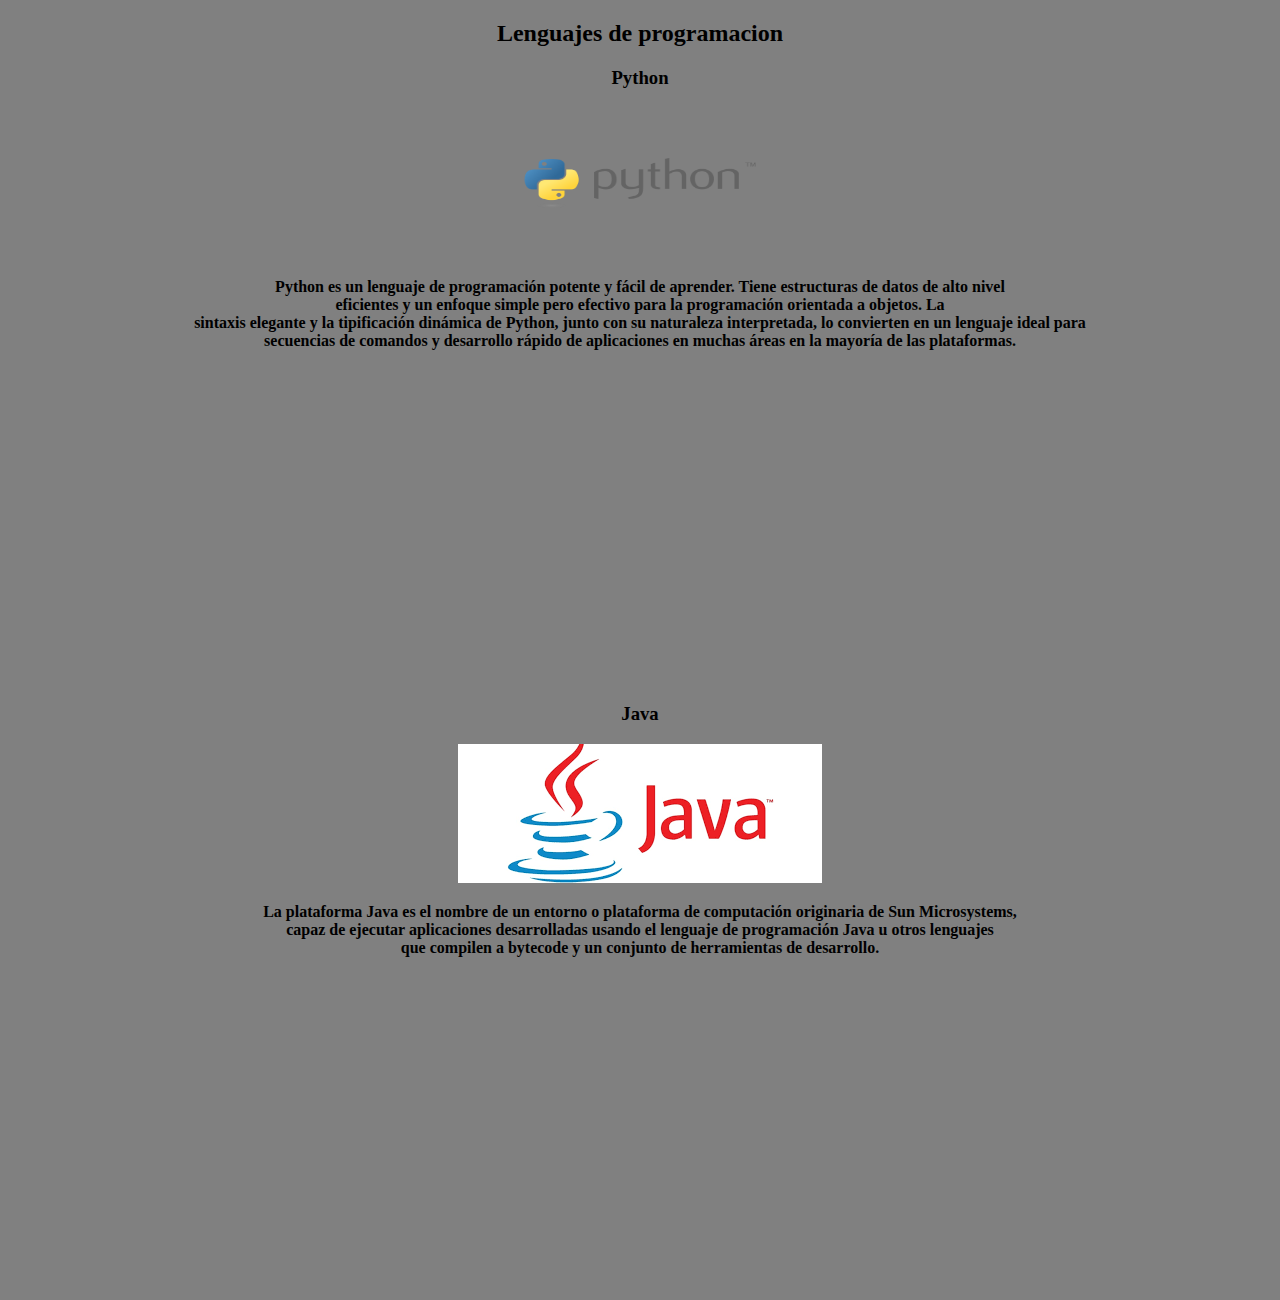
<file: lenguajes/index.html>
<!DOCTYPE html>
<html lang="en">
    <head>
        <meta charset="UTF-8">
        <meta name="viewport" content="width=device-width, initial-scale=1.0">
        <title>Lenguajes de programacion</title>
    </head>
    <body bgcolor="gray">  
        <b>

            <center>
                <h2>Lenguajes de programacion</h2>
                <h3>Python</h3>
                <a href="https://www.python.org/"><img src="Pytho-Logo.wine.png" alt="logo-python" width="300px" height="150px"></a>
                <p>Python es un lenguaje de programación potente y fácil de aprender. Tiene estructuras de datos de alto nivel <br> 
                    eficientes y un enfoque simple pero efectivo para la programación orientada a objetos. La<br> 
                    sintaxis elegante y la tipificación dinámica de Python, junto con su naturaleza interpretada, lo convierten en un lenguaje ideal para <br>
                    secuencias de comandos y desarrollo rápido de aplicaciones en muchas áreas en la mayoría de las plataformas.
                </p>
                <iframe width="560" height="315" src="https://www.youtube.com/embed/Kp4Mvapo5kc" title="YouTube video player" frameborder="0" allow="accelerometer; autoplay; clipboard-write; encrypted-media; gyroscope; picture-in-picture" allowfullscreen></iframe>
                <h3>Java</h3>
                <a href="https://www.java.com/es/"><img src="java-logo.png" alt="logo-java"></a>
                <P>La plataforma Java es el nombre de un entorno o plataforma de computación originaria de Sun Microsystems,<br > 
                    capaz de ejecutar aplicaciones desarrolladas usando el lenguaje de programación Java u otros lenguajes<br>
                    que compilen a bytecode y un conjunto de herramientas de desarrollo. 
                </P>
                <iframe width="560" height="315" src="https://www.youtube.com/embed/rSXSqlzwyp4" title="YouTube video player" frameborder="0" allow="accelerometer; autoplay; clipboard-write; encrypted-media; gyroscope; picture-in-picture" allowfullscreen></iframe>
            </center>
        </b>
    </body>
</html>
</file>
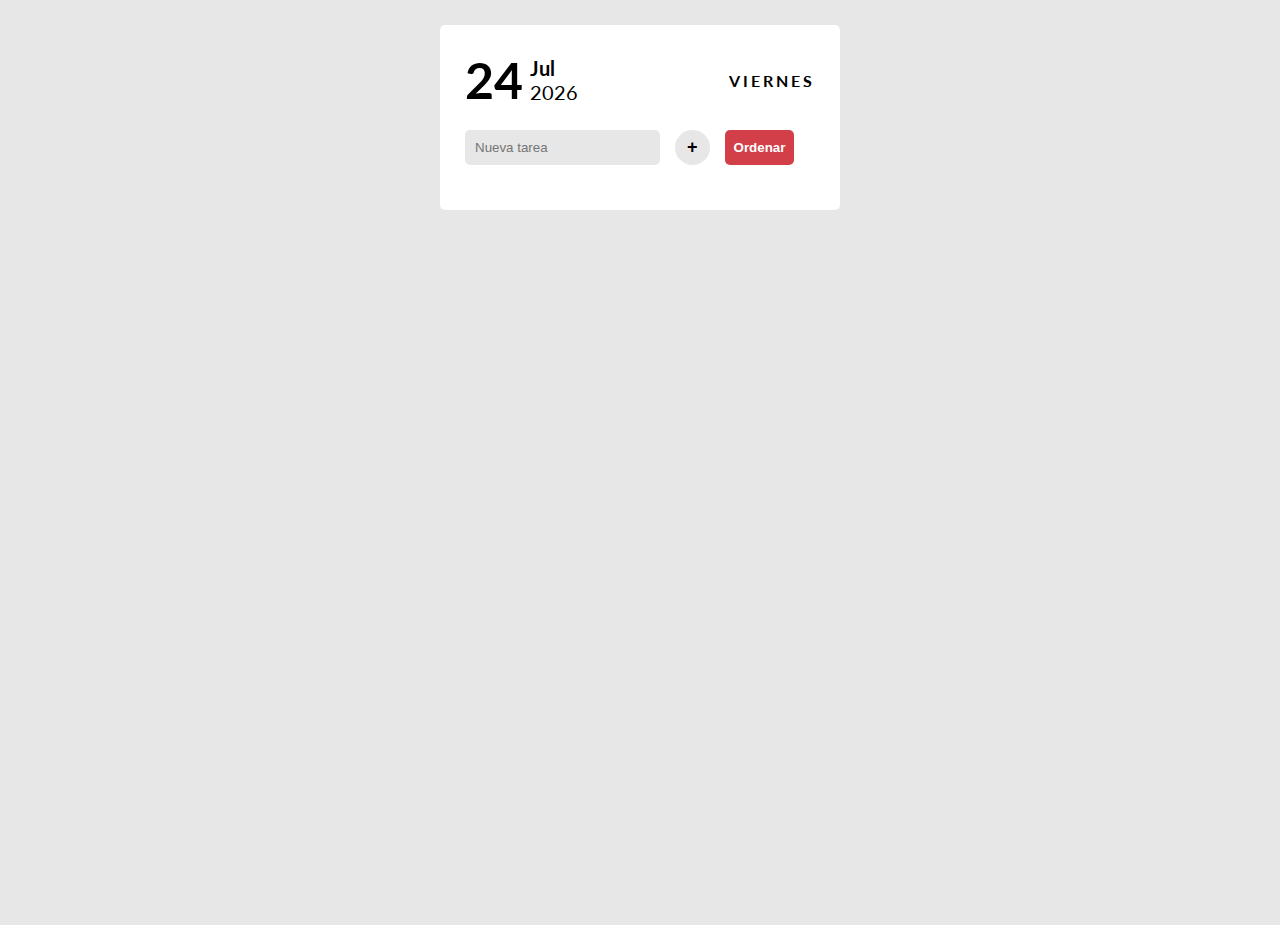
<file: Lista-de-tareas/index.html>
<!DOCTYPE html>
<html lang="en">
<head>
    <meta charset="UTF-8">
    <meta http-equiv="X-UA-Compatible" content="IE=edge">
    <meta name="viewport" content="width=device-width, initial-scale=1.0">
    <title>Document</title>
    <link href="https://fonts.googleapis.com/css2?family=Lato:wght@100;400;900&display=swap" rel="stylesheet">
    <link rel="stylesheet" href="stilo.css">
    <script src="codigo.js" type="text/javascript" defer></script>
</head>
<body>
    <div class="list roundBorder">
        <div class="date">
            <div class="dateRight">
                <div id="dateNumber"></div>
                <Div>
                    <div id="dateMonth"></div>
                    <div id="dateYear"></div>
                </Div>
            </Div>
            <div id="dateText"></div>
        </Div>
        <form onsubmit="addNewTask(evento)" >
            <input type="text" name="taskText" autocomplete="off" placeholder="Nueva tarea" class="roundBorder">
            <button type="submit" class="addTaskButton">+</button >
            <button type="button" class="orderButton roundBorder" onclick="renderOrderedTasks()">Ordenar</button>
        </forma>
        <div id="tasksContainer"></div>
</body>
</html>
</file>
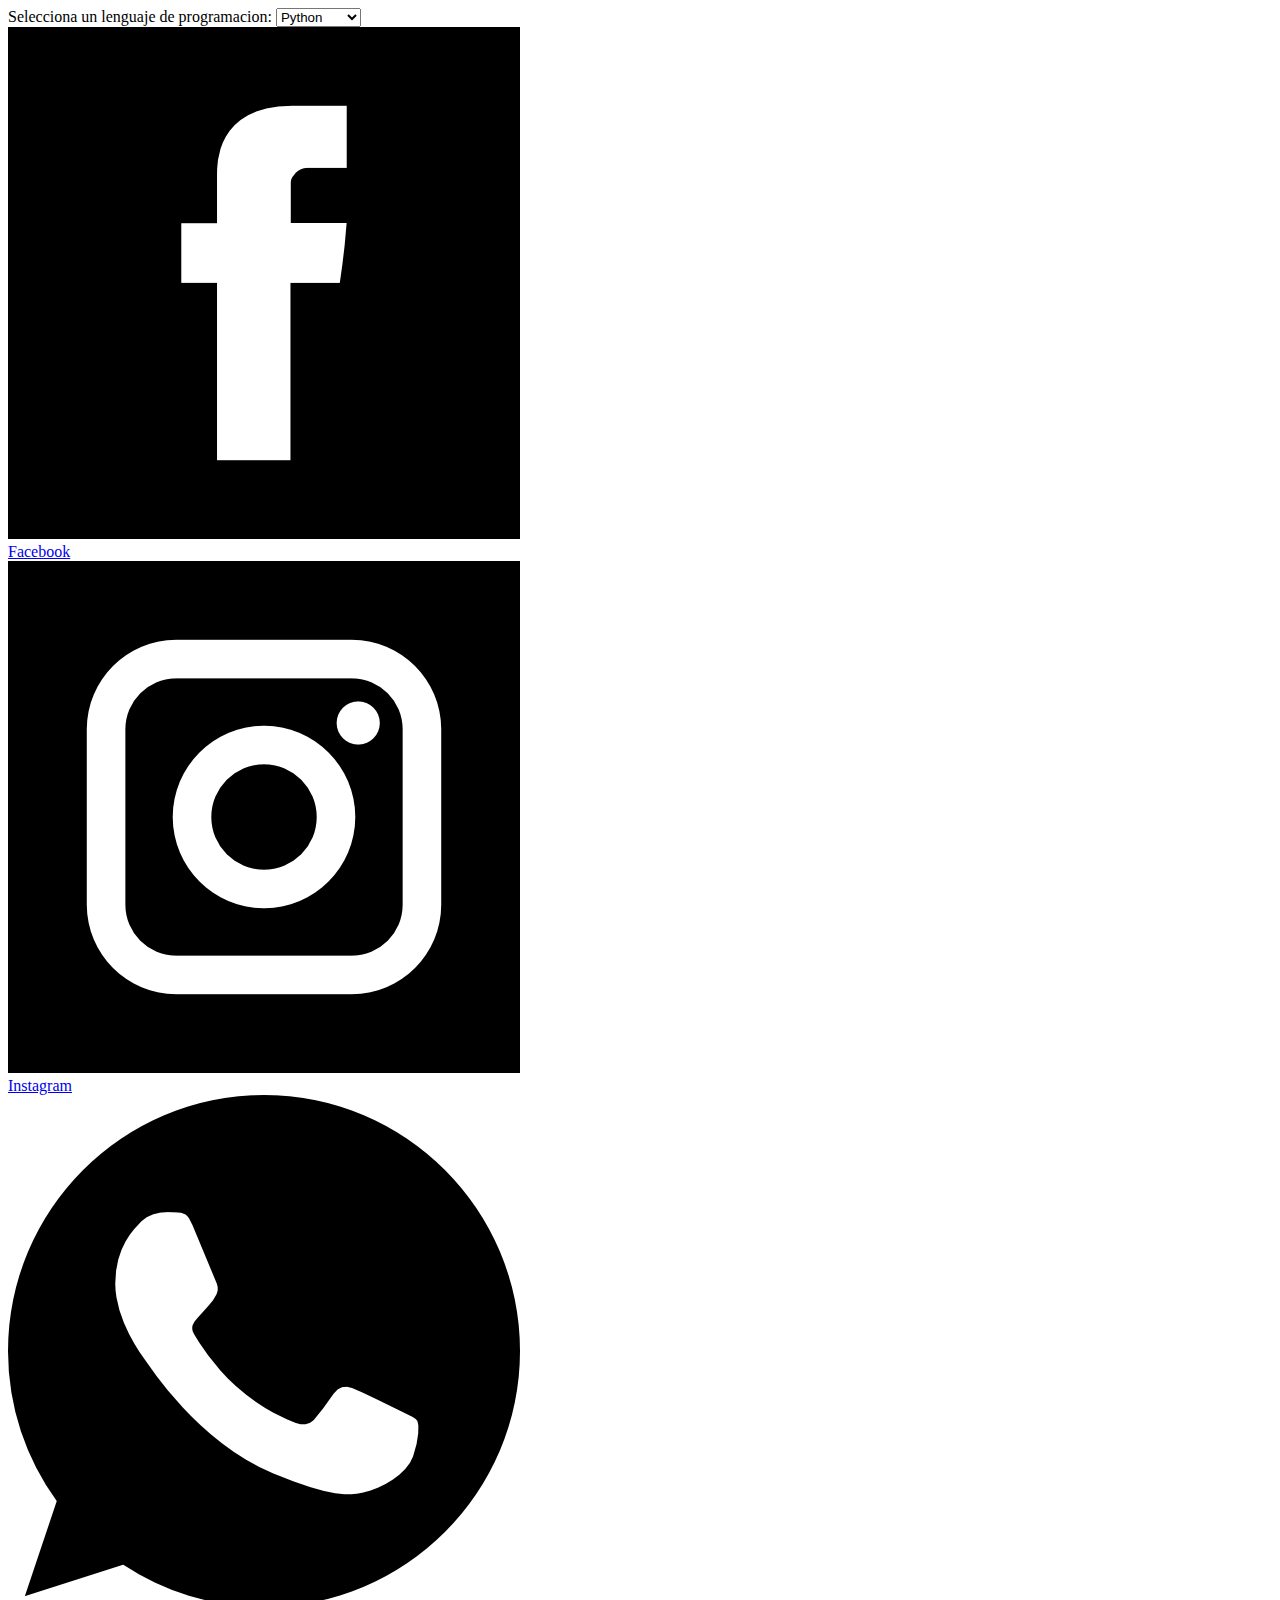
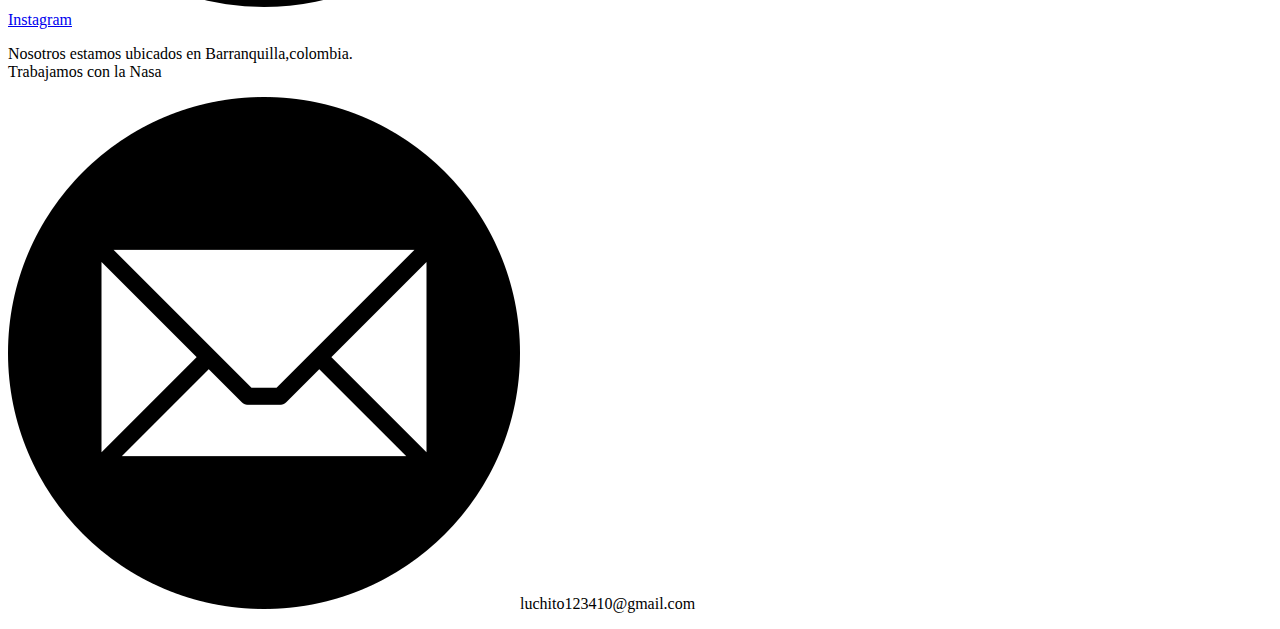
<file: menu/index.html>
<!DOCTYPE html>
<html lang="en">
<head>
    <meta charset="UTF-8">
    <meta http-equiv="X-UA-Compatible" content="IE=edge">
    <meta name="viewport" content="width=device-width, initial-scale=1.0">
    <title>Document</title>
</head>
<body>
    <label for="language">Selecciona un lenguaje de programacion:</label>
    <select name="language" id="language">
      <option value="javascript">JavaScript</option>
      <option value="python" selected>Python</option>
      <option value="c++">C++</option>
      <option value="java">Java</option>
    </select>
      <footer>
        <a href="https://es-la.facebook.com/"><img src="fac.png" alt="logo-facebook"><br>Facebook</a>
        <br>
        <a href="https://www.instagram.com/"><img src="ins.png" alt="logo-instagram"><br>Instagram</a>
        <br>
        <a href="https://www.whatsapp.com/?lang=es"><img src="what.png" alt="logo-whatsapp"><br>Instagram</a>
        <div>
            <p>Nosotros estamos ubicados en Barranquilla,colombia.<br>Trabajamos con la Nasa</p>
        </div>
        <p><img src="gmail.png" alt="logo-gmail">luchito123410@gmail.com</p>
      </footer>
</body>
</html>
</file>
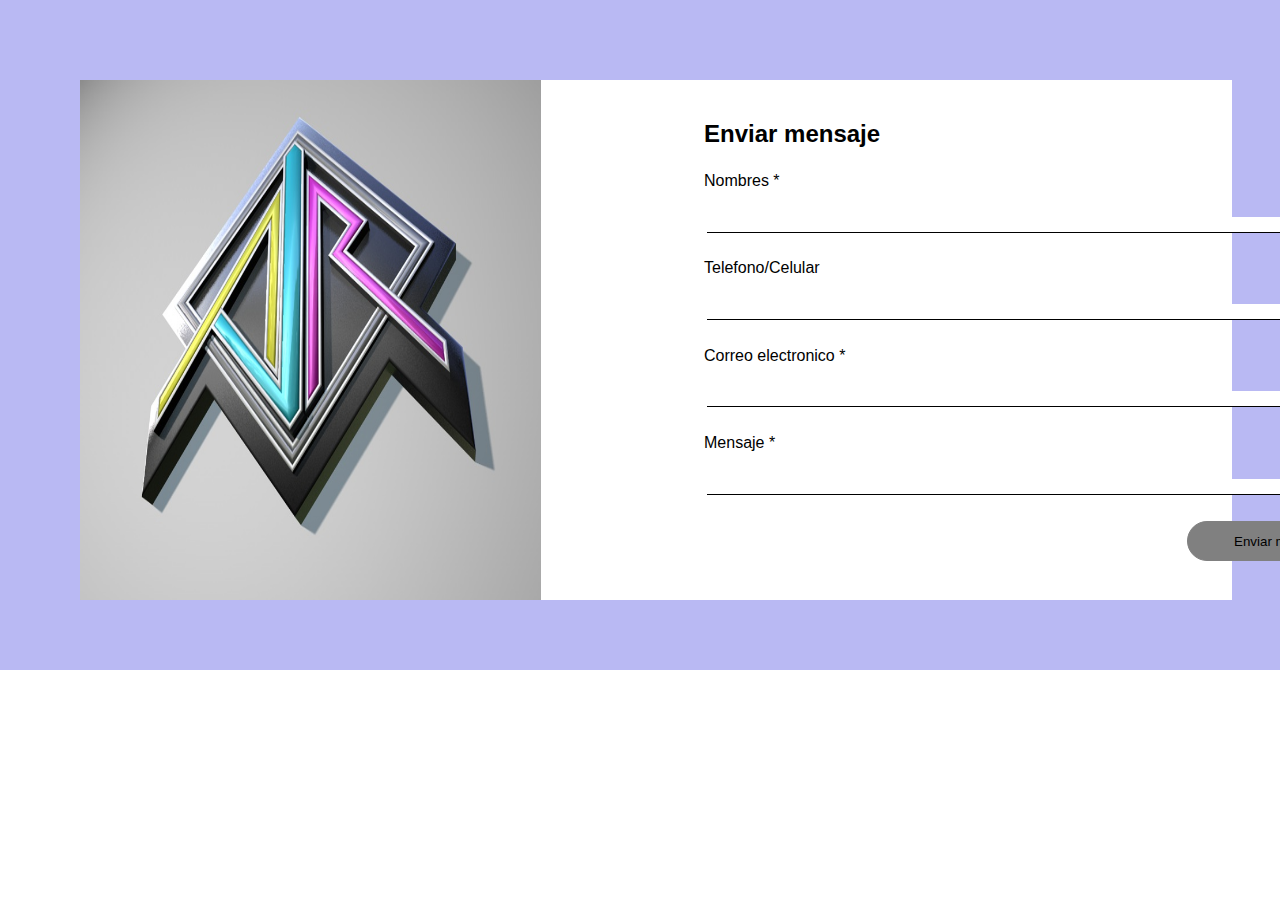
<file: Formulario/Formulario-1/index.html>
<!DOCTYPE html>
<html lang="en">

<head>
    <meta charset="UTF-8">
    <meta http-equiv="X-UA-Compatible" content="IE=edge">
    <meta name="viewport" content="width=device-width, initial-scale=1.0">
    <title>Formulario-1</title>
    <link rel="stylesheet" href="estilo.css">
</head>

<body>
    <div class="contenedor">
        <div class="form">
            <div class="cont-img">
                <img class="img" src="imagenes/Logo3D.jpg" alt="">
            </div>
            <div class="formulario">
                <form action="">
                    <h2>Enviar mensaje</h2>
                    <p>
                        <label for="name" class="label-form">
                            <span>
                                Nombres *
                            </span>
                        </label>
                        <input type="text" name="" id="name" class="entrada">
                    </p>
                    <P>
                        <label for="cel" class="label-form">
                            <span>
                                Telefono/Celular
                            </span>
                        </label>
                        <input type="text" name="" id="cel" class="entrada">
                    </P>
                    <P>
                        <label for="email" class="label-form">
                            <span>
                                Correo electronico *
                            </span>
                        </label>
                        <input type="text" name="" id="email" class="entrada">
                    </P>
                    <P>
                        <label for="mensaje" class="label-form">
                            <span>
                                Mensaje *
                            </span>
                        </label>
                        <input type="text" name="" id="mensaje" class="entrada">
                    </P>
                    <P>
                        <input type="submit" name="" id="enviar" value="Enviar mensaje" class="entrada">
                    </P>
                </form>
            </div>
        </div>
    </div>
</body>

</html>
</file>
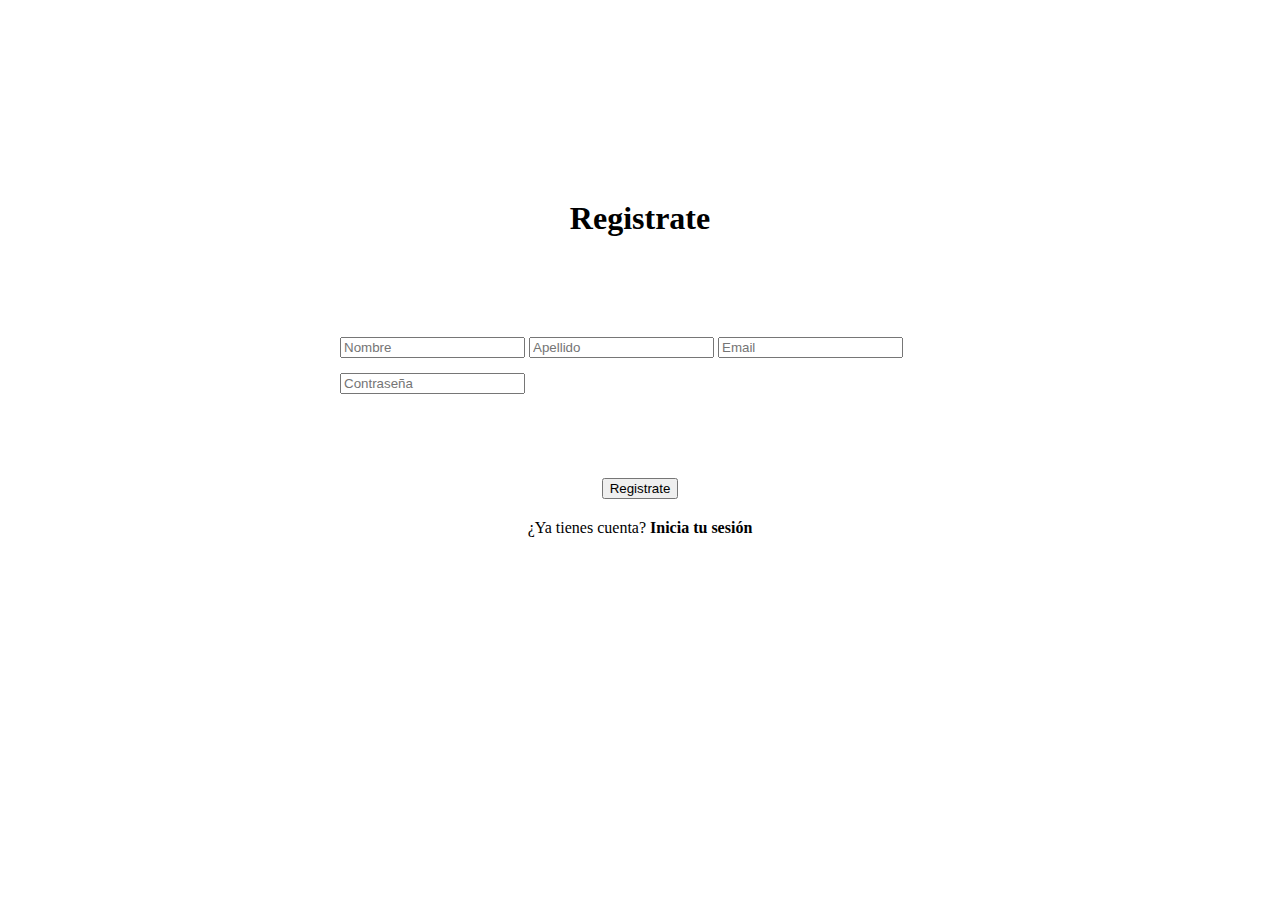
<file: Formulario/Formulario-2/index.html>
<!DOCTYPE html>
<html lang="en">
    <head>
        <meta charset="UTF-8">
        <meta http-equiv="X-UA-Compatible" content="IE=edge">
        <meta name="viewport" content="width=device-width, initial-scale=1.0">
        <title>Formulario</title>
        <link href="https://cdn.jsdelivr.net/npm/bootstrap@5.0.2/dist/css/bootstrap.min.css" rel="stylesheet" integrity="sha384-EVSTQN3/azprG1Anm3QDgpJLIm9Nao0Yz1ztcQTwFspd3yD65VohhpuuCOmLASjC" crossorigin="anonymous">
        <link rel="stylesheet" href="estilo.css">
    </head>
    <body background="">
        <h1>Registrate</h1>
        <div class="container-fluid alert mt-2">
            <div class="row">
                <div class="col-12">
                    <form class="form">
                        <div class="form-group">
                            <input id ="nombre" class="form-control" type="text" placeholder="Nombre">
                            <input id="apellido" class="form-control" type="text" placeholder="Apellido">
                            <input id="email" class="form-control" type="email" placeholder="Email">
                            <input id="contrasena" class="form-control" type="password" placeholder="Contraseña">
                        </div>
                    </form>
                    <p>
                        <button  id="Registrar"class="btn btn-dark">Registrate</button>
                    </p>        
                    <p>¿Ya tienes cuenta?<strong> Inicia tu sesión</strong></p>
                </div>
            </div>
        </div>
        <section id="mostrar">
        </section>

        <script src="formulario.js"></script>
    </body>
</html>
</file>
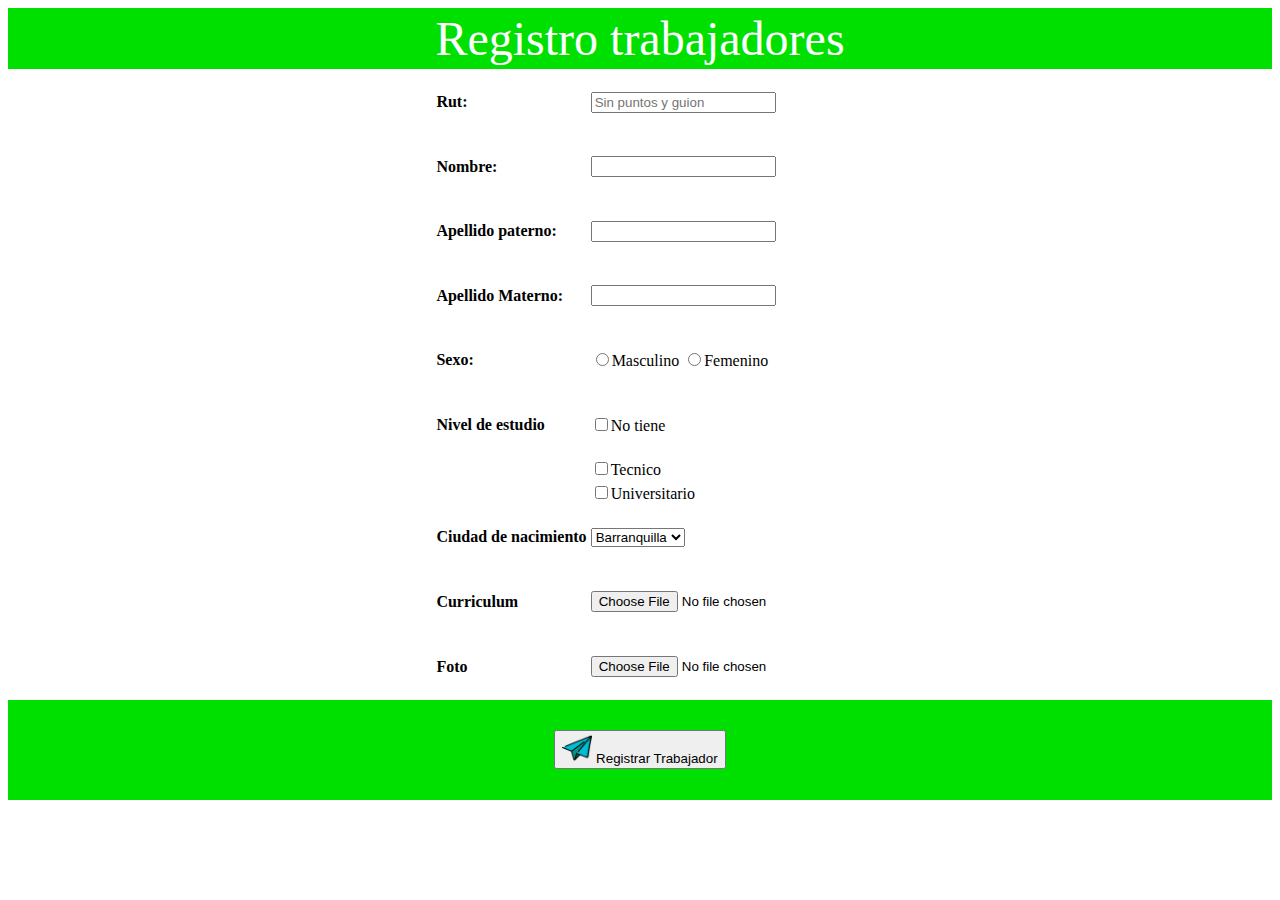
<file: Html-Fabian/Formulario/index.html>
<!DOCTYPE html>
<html lang="en">

<head>
    <meta charset="UTF-8" />
    <meta http-equiv="X-UA-Compatible" content="IE=edge" />
    <meta name="viewport" content="width=device-width, initial-scale=1.0" />
    <title>Formulario</title>
    <link rel="shortcut icon" href="icono.png">
</head>

<body>
    <header>
        <span>
            <table bgcolor="gren" width="100%">
                <tr>
                    <td>
                        <center>
                            <font color="white" size="8">Registro trabajadores</font>
                        </center>
                    </td>
                </tr>
            </table>
        </span>
    </header>

    <section>
        <table align="center">
            <form action="" method="post">
                <tr>
                    <td>
                        <h4>Rut:</h4>
                    </td>
                    <td>
                        <input type="text" placeholder="Sin puntos y guion" />
                    </td>
                </tr>
                <tr>
                    <td>
                        <h4>Nombre:</h4>
                    </td>
                    <td>
                        <input type="text" />
                    </td>
                </tr>
                <tr>
                    <td>
                        <h4>Apellido paterno:</h4>
                    </td>
                    <td>
                        <input type="text" />
                    </td>
                </tr>
                <tr>
                    <td>
                        <h4>Apellido Materno:</h4>
                    </td>
                    <td>
                        <input type="text" />
                    </td>
                </tr>
                <tr>
                    <td>
                        <h4>Sexo:</h4>
                    </td>
                    <td>
                        <input type="radio" name="sexo" />Masculino
                        <input type="radio" name="sexo" />Femenino
                    </td>
                </tr>
                <tr>
                    <td>
                        <h4>Nivel de estudio</h4>
                    </td>
                    <td><input type="checkbox" />No tiene</td>
                </tr>
                <tr>
                    <td></td>
                    <td><input type="checkbox" />Tecnico</td>
                </tr>
                <tr>
                    <td></td>
                    <td><input type="checkbox" />Universitario</td>
                </tr>
                <tr>
                    <td>
                        <h4>Ciudad de nacimiento</h4>
                    </td>
                    <td>
                        <select name="" id="">
                            <option value="Barranquilla">Barranquilla</option>
                            <option value="Medellin">Medellin</option>
                            <option value="Bogota">Bogota</option>
                            <option value="Cali">Cali</option>
                        </select>
                    </td>
                </tr>
                <tr>
                    <td>
                        <h4>Curriculum</h4>
                    </td>
                    <td>
                        <input type="File" />
                    </td>
                </tr>
                <tr>
                    <td>
                        <h4>Foto</h4>
                    </td>
                    <td>
                        <input type="File" />
                    </td>
                </tr>
            </form>
        </table>
    </section>
    <table bgcolor="gren" width="100%" height="100">
        <tr>
            <td>
                <center>
                    <button type="submit">
                        <img src="icono.png" alt="" width="30" height="30" />
                        Registrar Trabajador
                    </button>
                </center>
            </td>
        </tr>
    </table>
</body>

</html>
</file>
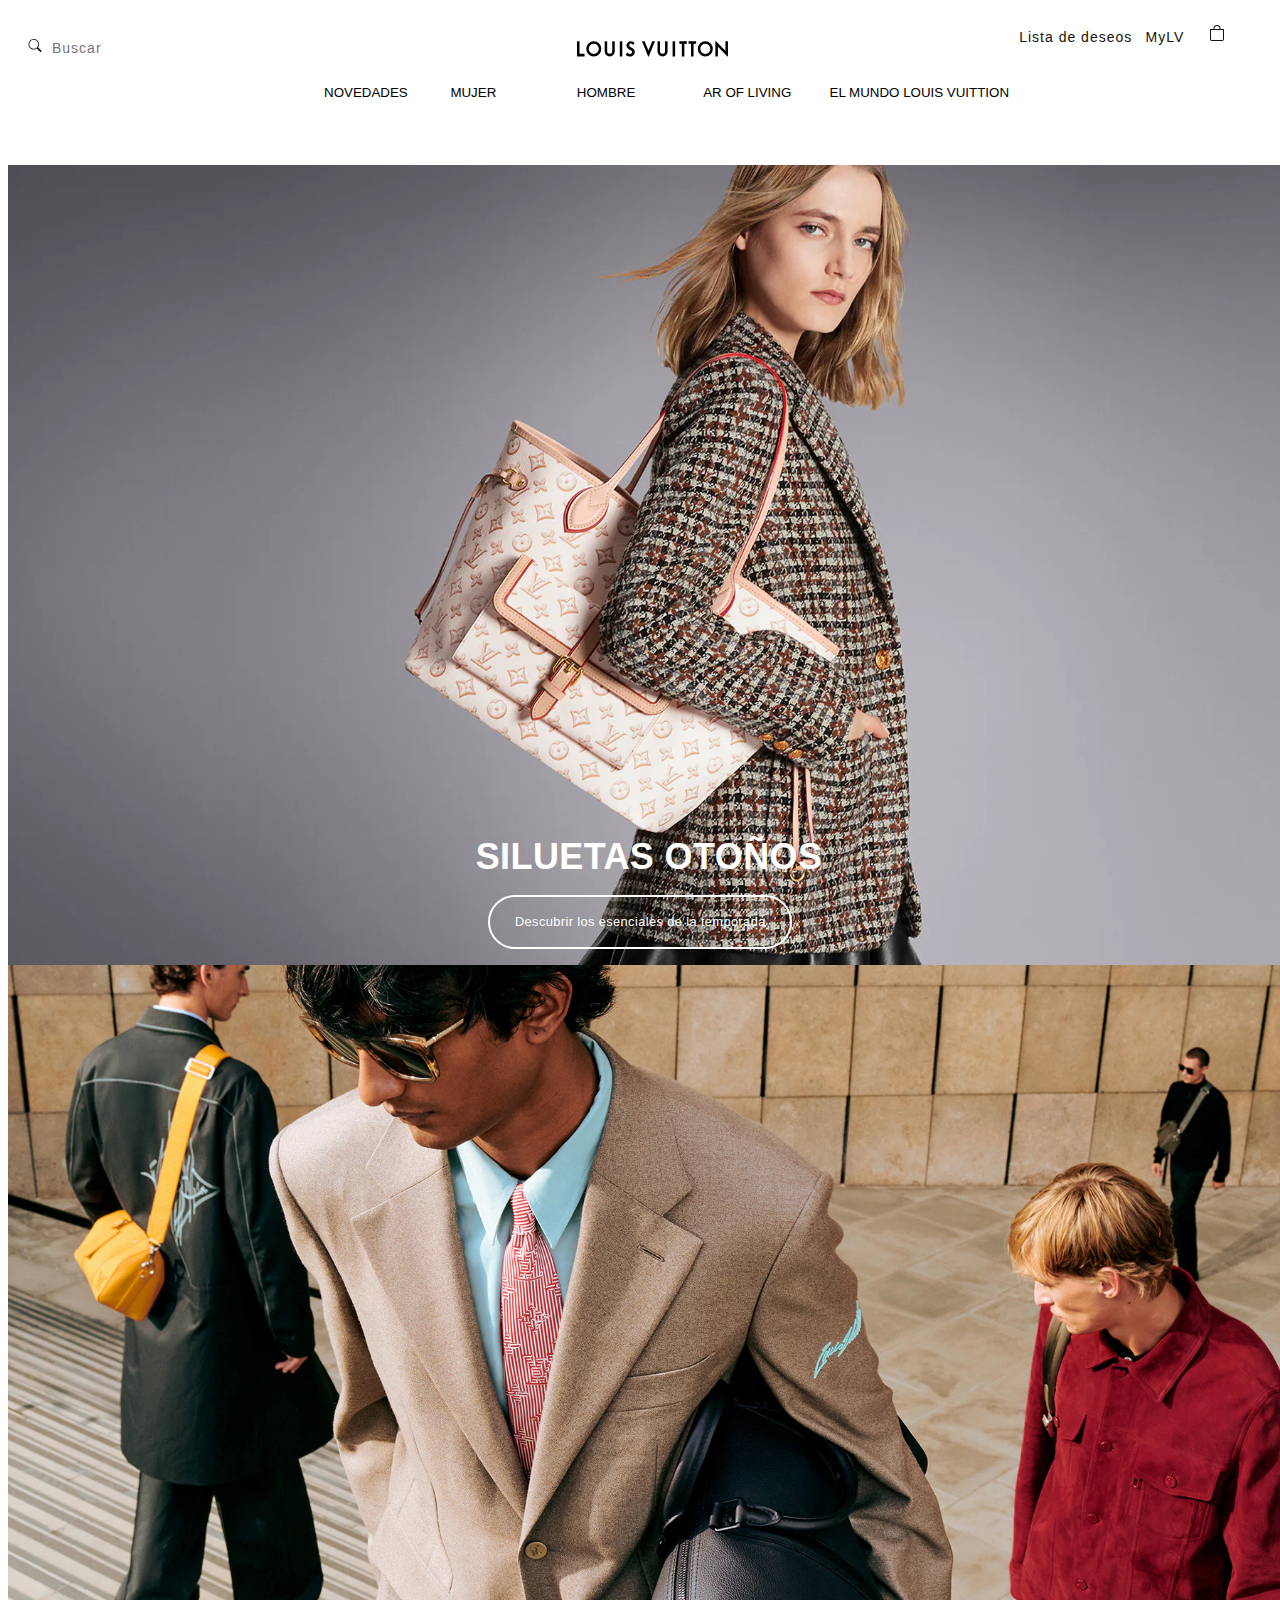
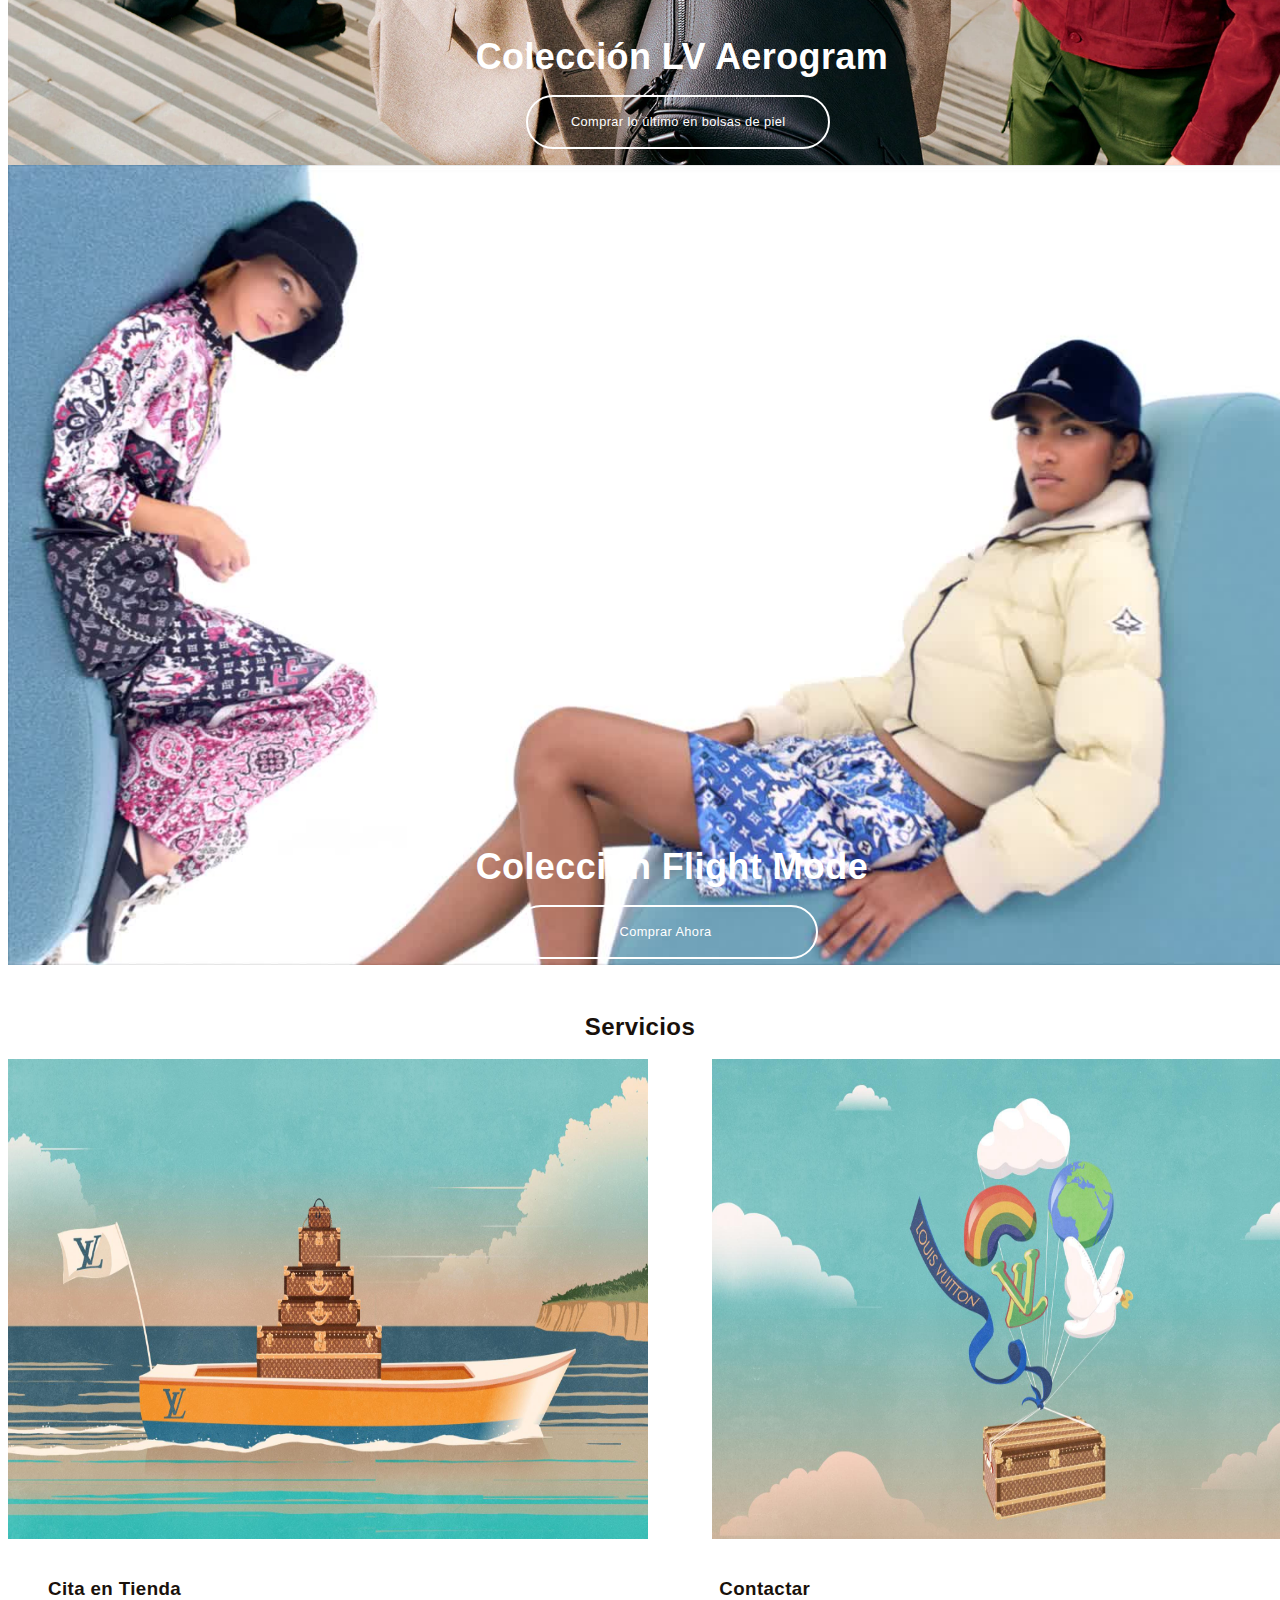
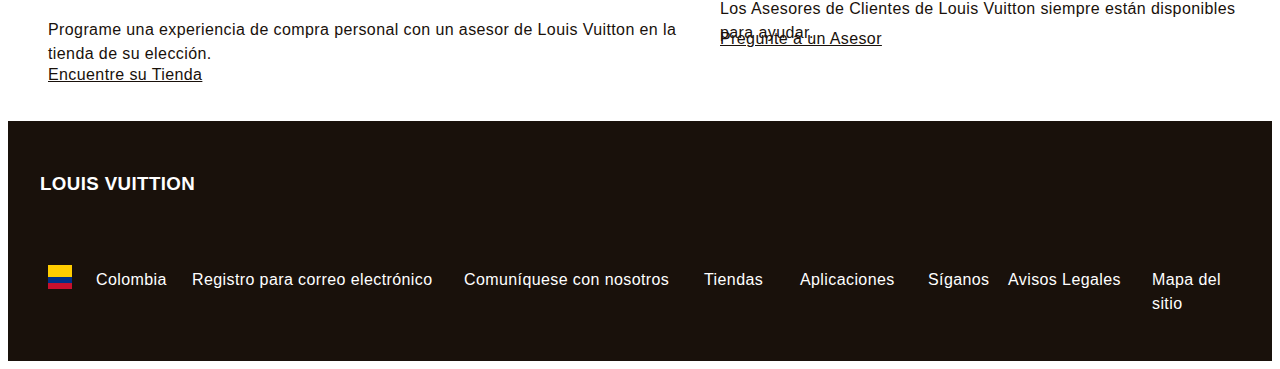
<file: Html-Fabian/Proyecto-personal/index.html>
<!DOCTYPE html>
<html lang="en">
    <head>
        <meta charset="UTF-8" />
        <meta http-equiv="X-UA-Compatible" content="IE=edge" />
        <meta name="viewport" content="widthdevic=e-width, initial-scale=1.0" />
        <link rel="shortcut icon" href="Imagenes/logo.png" />
        <title>LOUIS VUITTON Sitio Web Oficial de México | LOUIS VUITTON ®</title>
        <link rel="stylesheet" href="estilo.css">
    </head>
    <body>
        <header>
            <div class="contenedor">
                <nav>
                    <ul class="list-cont">
                        <li>
                            <div class="cont-boton">
                                <button class="bton-busqueda">
                                    <svg xmlns="http://www.w3.org/2000/svg" width="16" height="13" fill="currentColor"
                                        class="bi bi-search" viewBox="0 0 16 16">
                                        <path
                                            d="M11.742 10.344a6.5 6.5 0 1 0-1.397 1.398h-.001c.03.04.062.078.098.115l3.85 3.85a1 1 0 0 0 1.415-1.414l-3.85-3.85a1.007 1.007 0 0 0-.115-.1zM12 6.5a5.5 5.5 0 1 1-11 0 5.5 5.5 0 0 1 11 0z" />
                                    </svg>
                                </button>
                                <input type="text" placeholder="Buscar" class="entrada">
                            </div>
                        </li>
                        <li>
                            <h1>
                                <svg class="titulo" width="151" height="16" viewBox="0 0 151 16"
                                    xmlns="http://www.w3.org/2000/svg" aria-hidden="true">
                                    <path
                                        d="M67.637.293l3.816 9.205L75.269.293h2.725L71.746 15.39l-.293.294-.294-.294L64.911.293h2.726zm-13.712 0c1.468 0 2.86.767 3.627 1.887l-1.467 1.468h-.462c-.304-.65-.973-1.048-1.698-1.048-.863 0-1.672.71-1.72 1.614-.035.68.277 1.105.84 1.468.606.391.854.554 1.677 1.006.897.493 3.166 1.46 3.166 4.005 0 2.509-2.097 4.843-4.802 4.843-.347 0-.976-.039-1.446-.147-1.325-.321-2.129-.822-2.998-1.845l1.887-1.929.65.545c.293.23.937.693 1.55.776 1.246.169 2.082-.655 2.244-1.468.129-.642-.034-1.6-1.069-2.096 0 0-1.866-1.037-2.684-1.51-.833-.482-1.719-1.798-1.719-3.375 0-1.174.538-2.311 1.405-3.103.67-.614 1.589-1.09 3.019-1.09zM138.67 0l9.77 9.77V.587l.294-.294h1.929l.294.294v14.802h-.462l-9.602-9.602v9.309l-.294.293h-1.929l-.293-.293V.293L138.67 0zm-28.807.293v2.223l-.294.293h-2.222v12.58h-2.516V2.809h-2.516V.587l.294-.294h7.254zm9.225 0v2.223l-.294.293h-2.222v12.58h-2.516V2.809h-2.516V.587l.294-.294h7.254zM2.516.293v12.58h5.032v2.516H0V.587L.293.293h2.223zm14.257 0a7.548 7.548 0 110 15.096 7.548 7.548 0 010-15.096zm111.54 0a7.548 7.548 0 110 15.096 7.548 7.548 0 010-15.096zm-98.415 0l.293.294v9.77a2.516 2.516 0 005.032 0V.587l.294-.294h1.929l.293.294v9.77a5.032 5.032 0 01-10.064 0V.587l.294-.294h1.929zm15.389 0v14.803l-.294.293h-2.222V.587l.293-.294h2.223zm37.446 0l.293.294v9.77a2.516 2.516 0 005.032 0V.587l.294-.294h1.928l.294.294v9.77a5.032 5.032 0 01-10.064 0V.587l.294-.294h1.929zm15.389 0v14.803l-.294.293h-2.222V.587l.293-.294h2.223zM16.772 2.81a5.032 5.032 0 10.001 10.065 5.032 5.032 0 000-10.065zm111.541 0a5.032 5.032 0 100 10.065 5.032 5.032 0 000-10.065z"
                                        fill-rule="evenodd">
                                    </path>
                                </svg>
                            </h1>
                        </li>
                        <li>
                            <div>
                                <span class="list-deseos">Lista de deseos</span>
                            </div>
                        </li>
                        <li>
                            <div>
                                <span class="my-lv">MyLV</span>
                            </div>
                        </li>
                        <li>
                            <svg class="icon-cont" xmlns="http://www.w3.org/2000/svg" width="16" height="16"
                                fill="currentColor" class="bi bi-bag" viewBox="0 0 16 16">
                                <path
                                    d="M8 1a2.5 2.5 0 0 1 2.5 2.5V4h-5v-.5A2.5 2.5 0 0 1 8 1zm3.5 3v-.5a3.5 3.5 0 1 0-7 0V4H1v10a2 2 0 0 0 2 2h10a2 2 0 0 0 2-2V4h-3.5zM2 5h12v9a1 1 0 0 1-1 1H3a1 1 0 0 1-1-1V5z" />
                            </svg>
                        </li>
                        <li>
                            <button class="cont-item">
                                <span class="cont-novedades">
                                    NOVEDADES
                                </span>
                            </button>
                        </li>
                        <li>
                            <button class="cont-item">
                                <span class="cont-mujer">
                                    MUJER
                                </span>
                            </button>
                        </li>
                        <li>
                            <button class="cont-item">
                                <span class="cont-hombre">
                                    HOMBRE
                                </span>
                            </button>
                        </li>
                        <li>
                            <button class="cont-item">
                                <span class="cont-living">
                                    AR OF LIVING
                                </span>
                            </button>
                        </li>
                        <li>
                            <button class="cont-item">
                                <span class="cont-mundo">
                                    EL MUNDO LOUIS VUITTION
                                </span>
                            </button>
                        </li>
                    </ul>
                </nav>
            </div>
        </header>
        <main>
            <section>
                <div class="cont-img">
                    <a href="#">
                        <img class="img-main" src="Imagenes/Imagen1.png" alt="" />
                        <div class="titulo-img">
                            <h2>SILUETAS OTOÑOS</h2>
                        </div>
                        <div class="texto">
                            <p>Descubrir los esenciales de la temporada</p>
                        </div>
                    </a>
            </section>
            <section>
                <div class="cont-img2">
                    <a href="#">
                        <img class="img-main2" src="Imagenes/imagen2.jpg" alt="" />
                        <div class="titulo-img2">
                            <h2>Colección LV Aerogram</h2>
                        </div>
                        <div class="texto2">
                            <p>Comprar lo último en bolsas de piel</p>
                        </div>
                    </a>
            </section>
            <section>
                <div class="cont-img3">
                    <a href="#">
                        <img class="img-main3" src="Imagenes/imagen3.png" alt="" />
                        <div class="titulo-img3">
                            <h2>Colección Flight Mode</h2>
                        </div>
                        <div class="texto3">
                            <p>Comprar Ahora</p>
                        </div>
                    </a>
            </section>
            <section>
                <div class="contenedor-ser">
                    <div>
                        <h2 class="titulo-serv">Servicios</h2>
                    </div>
                    <div>
                        <img class="img-ser" src="Imagenes/imagen4.jpg" alt="">
                        <img class="img-ser2" src="Imagenes/imagen5.png" alt="">
                    </div>
                    <div>
                        <ul>
                            <li>
                                <h3 class="titulo-list-ser">Cita en Tienda</h3>
                            </li>
                            <li>
                                <p class="texto-ser">
                                    Programe una experiencia de compra personal con un asesor de Louis Vuitton en la<br>
                                    tienda de su
                                    elección.
                                </p>
                                <a class="link-ser" href="">Encuentre su Tienda</a>
                            </li>
                        </ul>
                    </div>
                    <div>
                        <ul>
                            <li>
                                <h3 class="titulo-list-ser2">Contactar</h3>
                            </li>
                            <li>
                                <p class="texto-ser2">
                                    Los Asesores de Clientes de Louis Vuitton siempre están disponibles para ayudar.
                                </p>
                                <a class="link-ser2" href=""> Pregunte a un Asesor</a>
                            </li>
                        </ul>
                    </div>
                </div>
                </div>
            </section>
        </main>
        <footer>
            <div class="contenedor-footer">
                <div class="titulo-footer">
                    <h3>LOUIS VUITTION</h3>
                </div>
                <div>
                    <ul class="list-footer">
                        <li><img class="img-footer" src="Imagenes/logo-col.png" alt="Bandera de colombia"></li>
                        <li>
                            <div class="elemento1">
                                Colombia
                            </div>
                        </li>
                        <li>
                            <div class="elemento2">
                                Registro para correo electrónico
                            </div>
                        </li>
                        <li>
                            <div class="elemento3">
                                Comuníquese con nosotros
                            </div>
                        </li>
                        <li>
                            <div class="elemento4">
                                Tiendas
                            </div>
                        </li>
                        <li>
                            <div class="elemento5">
                                Aplicaciones
                            </div>
                        </li>
                        <li>
                            <div class="elemento6">
                                Síganos
                            </div>
                        </li>
                        <li>
                            <div class="elemento7">
                                Avisos Legales
                            </div>
                        </li>
                        <li>
                            <div class="elemento8">
                                Mapa del sitio
                            </div>
                        </li>
                    </ul>
                </div>
            </div>
        </footer>
    </body>
</html>
</file>
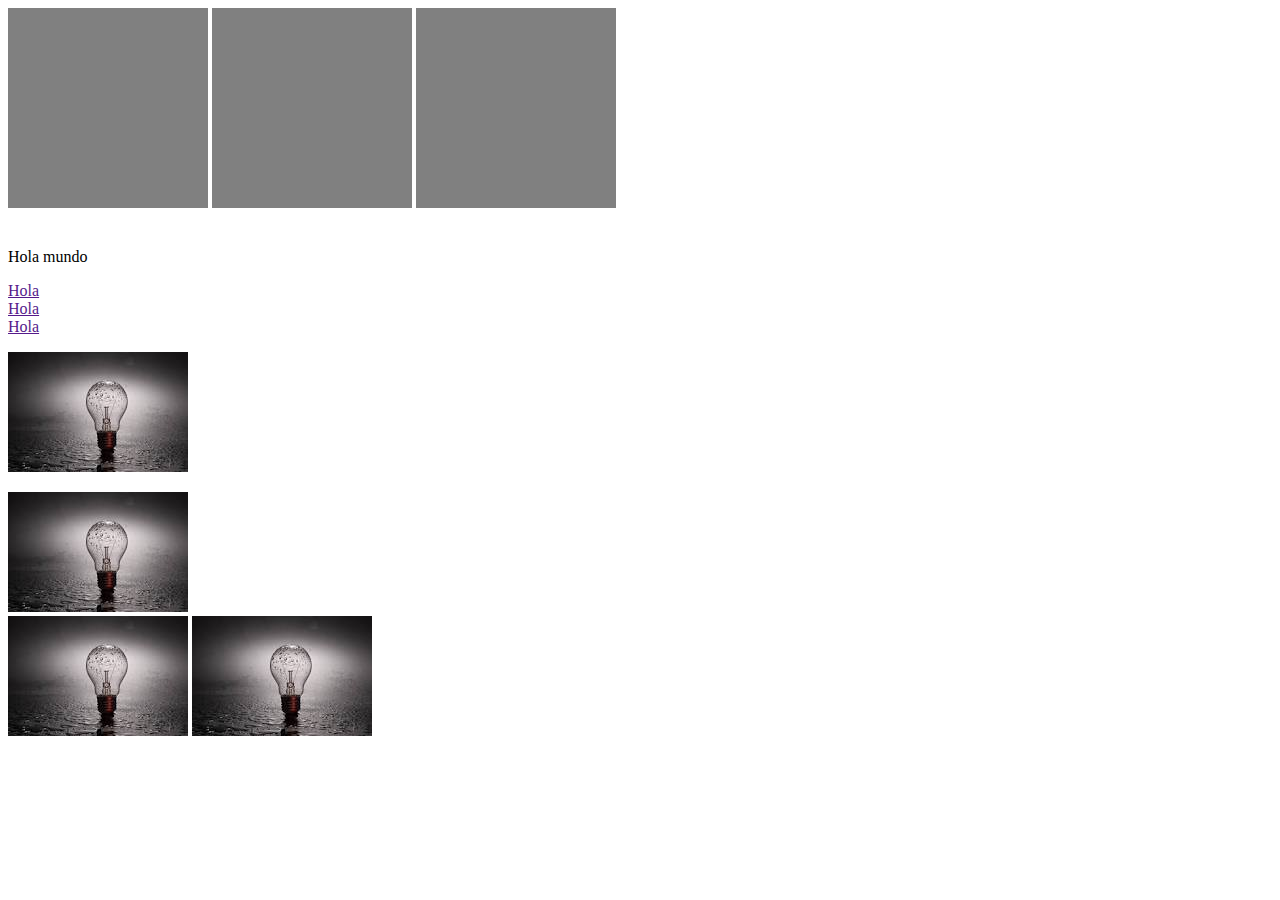
<file: Practica/Display con css/index.html>
<!DOCTYPE html>
<html lang="en">

<head>
    <meta charset="UTF-8">
    <meta http-equiv="X-UA-Compatible" content="IE=edge">
    <meta name="viewport" content="width=device-width, initial-scale=1.0">
    <title>Document</title>
    <link rel="stylesheet" href="estilo.css">
</head>

<body>
    <div class="cuadrado"></div>
    <div class="cuadrado"></div>
    <div class="cuadrado"></div>
    <p>Hola mundo</p>
    <a href="">Hola</a>
    <a href="">Hola</a>
    <a href="">Hola</a>
    <p><img src="imagenes/images.jpg" alt=""></p>
    <div>
        <img src="imagenes/images.jpg" alt="">
    </div>
    <img src="imagenes/images.jpg" alt="">
    <img src="imagenes/images.jpg" alt="">
</body>

</html>
</file>
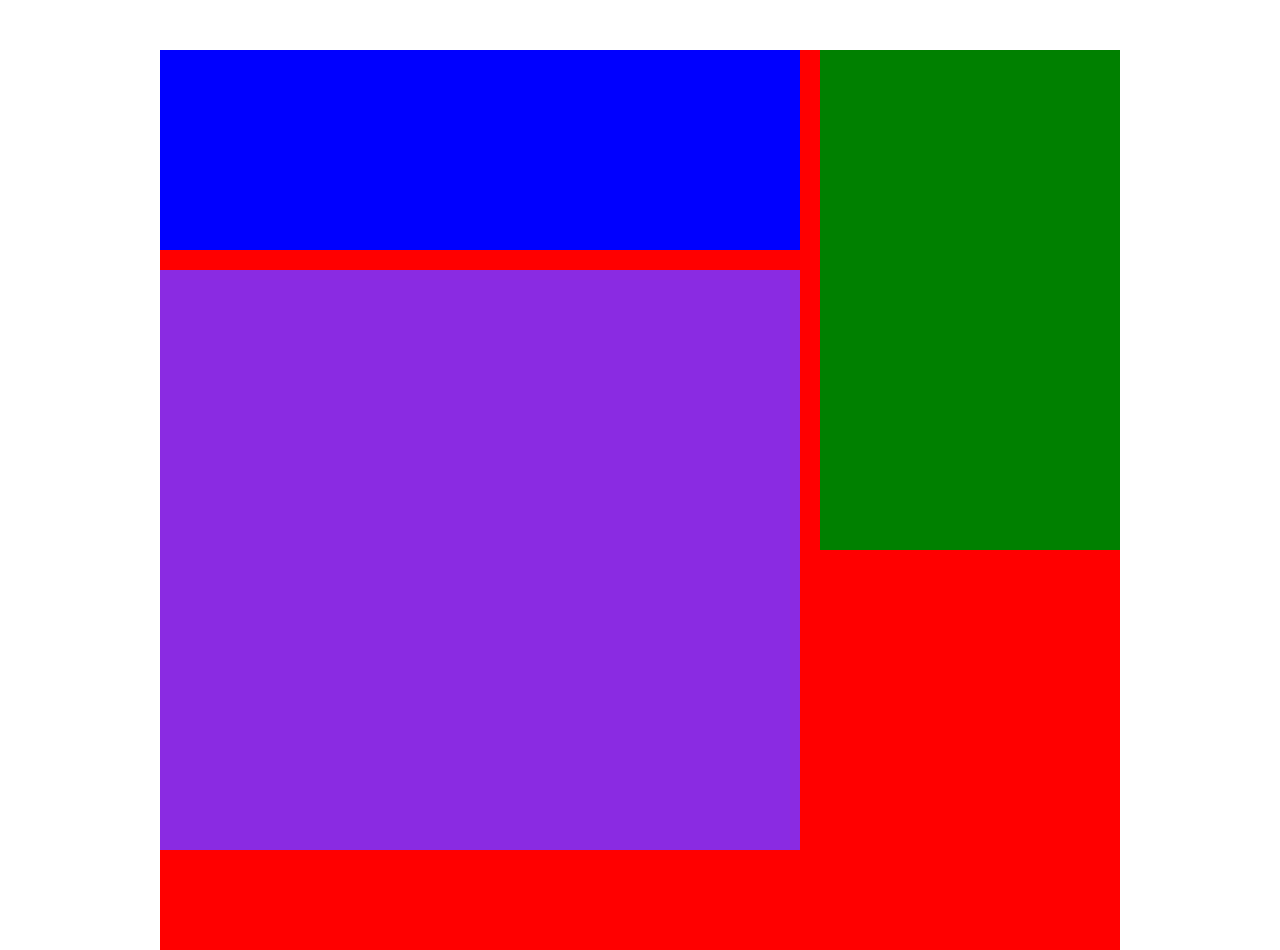
<file: Practica/Posicionamiento  de divs/index.html>
<!DOCTYPE html>
<html lang="en">
<head>
    <meta charset="UTF-8">
    <meta http-equiv="X-UA-Compatible" content="IE=edge">
    <meta name="viewport" content="width=device-width, initial-scale=1.0">
    <title>Document</title>
    <link rel="stylesheet" href="estilo.css">
</head>
<body>
    <div class="general">
        <div class="ofertas"></div>
        <div class="novedades"></div>
        <div class="contenido"></div>
    </div>
    
</body>
</html>
</file>
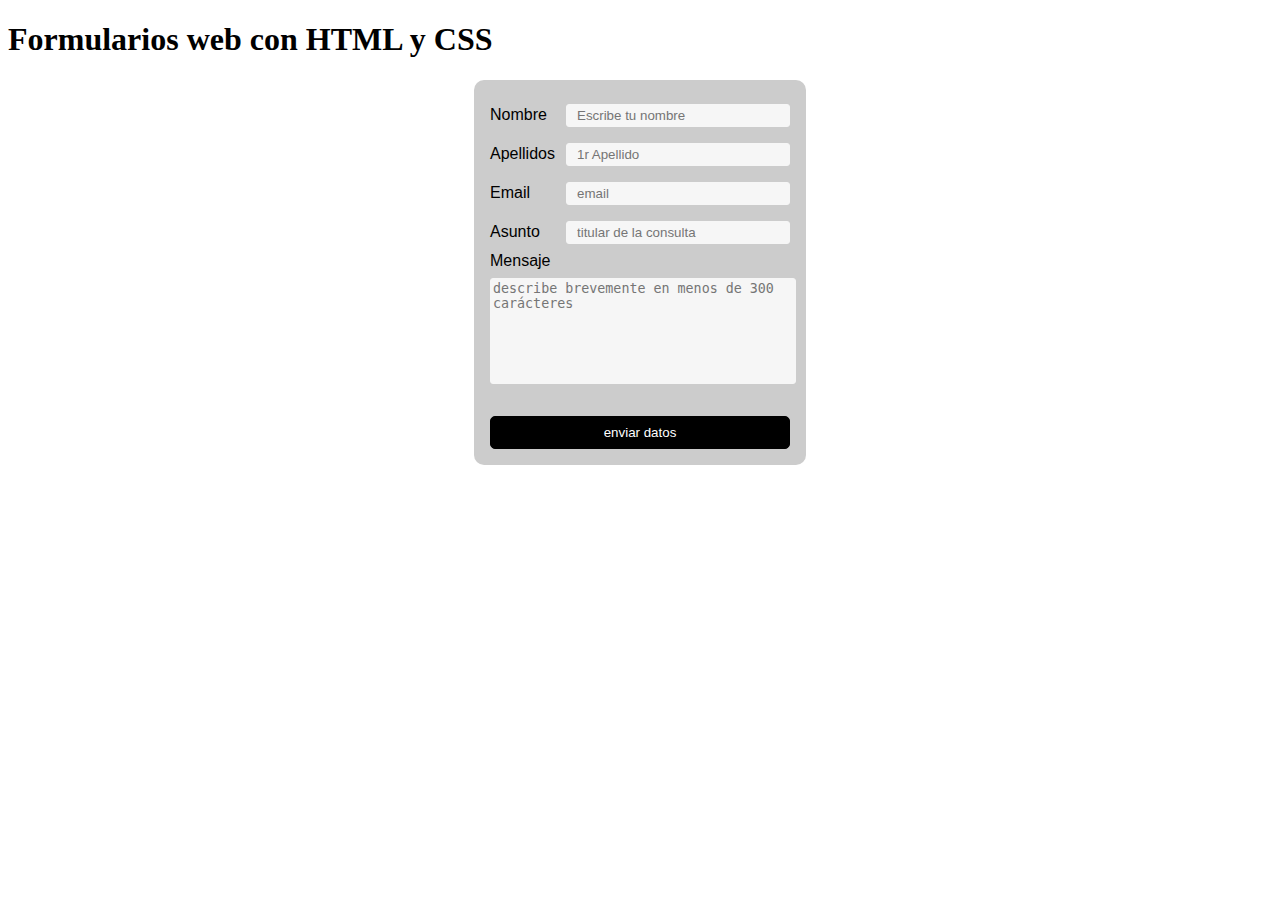
<file: Formulario/Fabian/form.html>
<!DOCTYPE html>
<html>
<head>
	<title>Formularios web con HTML y CSS</title>
	<meta charset="utf-8"/>
	<meta name="description" content="Un formulario sirve para enviar datos a otra página que los recoge para usarlos o almacenarlos."/>

	<style>
        /**{box-sizing:border-box;}*/

        form{
            width:300px;
            padding:16px;
            border-radius:10px;
            margin:auto;
            background-color:#ccc;
        }

        form label{
            width:72px;
            font-family:'Trebuchet MS', 'Lucida Sans Unicode', 'Lucida Grande', 'Lucida Sans', Arial, sans-serif;
            font-weight:lighter;
            display:inline-block;
        }

        form input[type="text"],
        form input[type="email"]{
            width:202px;
            padding:3px 10px;
            border:1px solid #f6f6f6;
            border-radius:3px;
            background-color:#f6f6f6;
            margin:8px 0;
            display:inline-block;
        }

        form input[type="submit"]{
            width:100%;
            padding:8px 16px;
            margin-top:32px;
            border:1px solid #000;
            border-radius:5px;
            display:block;
            color:#fff;
            background-color:#000;
        } 

        form input[type="submit"]:hover{
            cursor:pointer;
            color: black;
            background-color: antiquewhite;
        }

        textarea{
            width:100%;
            height:100px;
            border:1px solid #f6f6f6;
            border-radius:3px;
            background-color:#f6f6f6;			
            margin:8px 0;
            /*resize: vertical | horizontal | none | both*/
            resize:none;
            display:block;
        }
        
	</style>

</head>
<body>
    <h1>Formularios web con HTML y CSS</h1>
<form action="#" target="" method="post" name="formDatosPersonales">

	<label for="nombre">Nombre</label>
	<input type="text" name="nombre" id="nombre" placeholder="Escribe tu nombre"/>

	<label for="apellidos">Apellidos</label>
	<input type="text" name="apellidos" id="apellidos" placeholder="1r Apellido"/>

	<label for="email" />Email</label>
	<input type="email" name="email" id="email" placeholder="email" required />

	<label for="asunto">Asunto</label>
	<input type ="text" name="asunto" id="asunto" placeholder="titular de la consulta"/>

	<label for="mensaje">Mensaje</label>
	<textarea name="mensaje" for="mensaje" placeholder="describe brevemente en menos de 300 carácteres" maxlength="300"></textarea>
	
	<input type="submit" name="enviar" value="enviar datos"/>
</form>

</body>
</html>
</file>
<file: Lista-de-tareas/stilo.css>
:root {
    --primary: #A5C882;
    --secondary: #D33F49;
    --light: #fff;
    --dark: #000;
    --diabled: #e7e7e7;
}

body {
    font-family: 'Lato', sans-serif;
    margin: 0;
    height: 100vh;
    background-color: var(--diabled);
}

*:first-letter {
    text-transform: capitalize;
}

.roundBorder {
    border-radius: 5px;
}

.list {
    margin: 25px auto;
    padding: 25px;
    background-color: var(--light);
    width: 100%;
    max-width: 350px;
}

.date {
    display: flex;
    align-items: center;
    justify-content: space-between;
}

.dateRight {
    display: flex;
    align-items: center;
}

#dateNumber {
    font-size: 50px;
}

#dateText {
    letter-spacing: 3px;
    text-transform: uppercase;
}

#dateMonth,
#dateNumber,
#dateText  {
    font-weight: bold;
}

#dateMonth,
#dateYear {
    margin-left: 7px;
    font-size: 20px;
}

form {
    margin: 20px 0;
    display: grid;
    grid-auto-flow: column;
    grid-template-columns: auto 35px auto;
    grid-column-gap: 15px;
}

input {
    border: none;
    padding-left: 10px;
    background-color: var(--diabled);
}

input:focus {
    outline: none;
}

.addTaskButton,
.orderButton {
    border: none;
    font-weight: bold;
    cursor: pointer;
}

.addTaskButton {
    height: 35px;
    border-radius: 50%;
    font-size: 18px;
    background-color: var(--diabled);
}

.orderButton {
    background-color: var(--secondary);
    color: var(--light);
}

.task {
    background-color: var(--primary);
    padding: 15px;
    margin-top: 15px;
    color: var(--light);
    cursor: pointer;
}

.done {
    background-color: var(--diabled);
    text-decoration: line-through;
    color: var(--dark);
}
</file>
<file: Formulario/Formulario-1/estilo.css>
*{
    margin: 0;
    padding: 0;
    font-family: 'Franklin Gothic Medium', 'Arial Narrow', Arial, sans-serif;
}


/* Imagen del formulario */
div.cont-img{
    max-width: 40%;
    height: 100%;
}
img.img{
    position: relative;
    position: absolute;
    height: 100%;
    width: 40%;
}


/* Estilo del formulario */
div.contenedor{
    position: relative;
    background-color: rgb(185, 185, 243);
    width: 100%;
    height: 670px;
}
div.form{
    position: absolute;
    margin: 5em;
    width: 90%;
    height: 520px;
    background-color: white;
}
div.formulario{
    position: absolute;
    top: 1em;
    left: 600px;
}

input.entrada{
    background-color: white;
    border: none;
    border-bottom: 1px solid black;
    margin: 2em;
    width: 50em;
    display: block;
}
label.label-form{
    margin-left: 1.5em;
}
h2{
    margin: 1em;
}
#enviar{
    margin-left: 38em;
    background-color: gray;
    border: 1px solid gray;
    width: 14em;
    height: 3em;
    border-radius: 15em;
}
</file>
<file: Formulario/Formulario-2/estilo.css>
h1{
    text-align: center;
    margin-top: 200px;;
}

input{
    margin-top:15px;
} 

p{
    text-align: center;
    margin-top: 20px;
}

.form{
    height: 200px;
    width: 100%;
    max-width: 600px;
    margin: 0 auto;
    display: flex;
    flex-direction: column;
    justify-content: center;
    align-items: center;
}

body {
    height:665px;
    background-image: url("https://www.arquitecturaydiseno.es/medio/2018/09/19/color-1-web_cb4fd3e8_812x550.jpg");
    background-size: 100rem;
    
  }
</file>
<file: Html-Fabian/Proyecto-personal/estilo.css>
/* Body */
body{
    font-size: 1rem;
    letter-spacing: .025rem;
    line-height: 1.5rem;
    font-weight: 300;
    color: inherit;
    font-family: "Louis Vuitton Web","Helvetica Neue","Helvetica",Arial,sans-serif;
    color: #19110b;
}
/* Header */
/* Contenedor */
.contenedor{
    position: relative;
    /* text-align: center; */
    /* background-color: aqua; */
    margin-top: 25px;
}
/* Lista */
.list-cont{
    list-style: none;
}
/* Boton de busqueda */
.bton-busqueda{
    position: absolute;
    border: none;
    background-color: white;
    color:inherit;
    left: 1em;
    top: 1em;
}
/* Entrada de datos */
.entrada{
    position: absolute;
    background-color: transparent;
    border:none;
    font-size: .875rem;
    letter-spacing: .0625rem;
    font-weight: 400;
    left: 3em;
    top: 1em;
}

/* titulo */
h1{
    font-size: 1em;
}
.titulo{
    position: absolute;
    top: 1em;
    left: 45%;
}
/* lista de deseos */
.list-deseos{
    position: absolute;
    font-size: .875rem;
    letter-spacing: .0625rem;
    font-weight: 400;
    left: 80%;
}
/* MyLV */
.my-lv{
    position: absolute;
    font-size: .875rem;
    letter-spacing: .0625rem;
    font-weight: 400;
    left: 90%;
}
/* Icono */
.icon-cont{
    position: absolute;
    left: 95%;
}
/* items */
.cont-item{
    background-color: white;
    border: 0;
}
.cont-novedades{
    position: absolute;
    top: 60px;
    left: 25%;
}
.cont-mujer{
    position: absolute;
    top: 60px;
    left: 35%;
}
.cont-hombre{
    position: absolute;
    top: 60px;
    left: 45%;
}
.cont-living{
    position: absolute;
    top: 60px;
    left: 55%;
}
.cont-mundo{
    position: absolute;
    top: 60px;
    left: 65%;
}
/* -------------------------------------------------------------------------------- */
/* section */
.cont-img{
    position: relative;
}
.img-main{
    position: absolute;
    height: 800px;
    min-width: 100%;
}
.titulo-img{
    position: absolute;
    color: white;
    font-size: 150%;
    top: 650px;
    left: 37%;
}
.texto{
    position: absolute;
    color: white;
    font-size: 80%;
    top: 730px;
    left: 38%;
    border: 2px white solid;
    border-radius: 30px;
    width: 300px;
    height: 50px;
    text-align: center;
}

/* -------------------------------------------------------------------------------------- */
.cont-img2{
    position: relative;
}
.img-main2{
    position: absolute;
    top: 800px;
    height: 800px;
    min-width: 100%;
}
.titulo-img2{
    position: absolute;
    color: white;
    font-size: 150%;
    top: 1450px;
    left: 37%;
}
.texto2{
    position: absolute;
    color: white;
    font-size: 80%;
    top: 1530px;
    left: 41%;
    border: 2px white solid;
    border-radius: 30px;
    width: 300px;
    height: 50px;
    text-align: center;
}
/* -------------------------------------------------------------------------------------- */

.cont-img3{
    position: relative;
}
.img-main3{
    position: absolute;
    top: 1600px;
    height: 800px;
    min-width: 100%;
}
.titulo-img3{
    position: absolute;
    color: white;
    font-size: 150%;
    top: 2260px;
    left: 37%;
}
.texto3{
    position: absolute;
    color: white;
    font-size: 80%;
    top: 2340px;
    left: 40%;
    border: 2px white solid;
    border-radius: 30px;
    width: 300px;
    height: 50px;
    text-align: center;
}
/* --------------------------------------------------------------------------------------------------- */
/* section servicios */
.contenedor-ser{
    top: 2450px;
    position: relative;
}
.cont-serv{
    position: absolute;
    list-style: none;
}
.titulo-serv{
    text-align: center;
}

/* -------------------------------------------------- */
.img-ser{
    position: absolute;
    width: 40em;
    height: 30em;
}
.titulo-list-ser{
    position: absolute;
    top: 29em;
}
.texto-ser{
    position: absolute;
    margin-top: 535px;
}
.link-ser{
    position: absolute;
    margin-top: 580px; 
    color: #19110b;
}
/* ------------------------------------------------- */
.img-ser2{
    position: absolute;
    left: 44em;
    width: 40em;
    height: 30em;
}
.titulo-list-ser2{
    position: absolute;
    top: 29em;
    left: 38em;
}
.texto-ser2{
    position: absolute;
    margin-top: 450px;
    margin-left: 42em;
}
.link-ser2{
    position: absolute;
    margin-top: 480px; 
    margin-left: 42em;
    color: #19110b;
}
/* ---------------------------------------------------------------------------------------------------- */
/* Footer */
.contenedor-footer{
    position: relative;
    background-color: #19110b;
    margin-top: 3000px;
    height: 15em;
}
.list-footer{
    list-style: none;
}
.titulo-footer{
    position: absolute;
    color: white;
    padding-left: 2em;
    padding-top: 2em;
}

.img-footer{
    position: absolute;
    margin-top: 9em;
    height: 1.5em;
    width: 1.5em;
}
.elemento1{
    position: absolute;
    color: white;
    padding: 1em;
    margin-top: 8.2em;
    margin-left: 2em;
}
.elemento2{
    position: absolute;
    color: white;
    padding: 1em;
    margin-top: 8.2em;
    margin-left: 8em;
}
.elemento3{
    position: absolute;
    color: white;
    padding: 1em;
    margin-top: 8.2em;
    margin-left: 25em;
}
.elemento4{
    position: absolute;
    color: white;
    padding: 1em;
    margin-top: 8.2em;
    margin-left: 40em;
}
.elemento5{
    position: absolute;
    color: white;
    padding: 1em;
    margin-top: 8.2em;
    margin-left: 46em;
}
.elemento6{
    position: absolute;
    color: white;
    padding: 1em;
    margin-top: 8.2em;
    margin-left: 54em;
}
.elemento7{
    position: absolute;
    color: white;
    padding: 1em;
    margin-top: 8.2em;
    margin-left: 59em;
}
.elemento8{
    position: absolute;
    color: white;
    padding: 1em;
    margin-top: 8.2em;
    margin-left: 68em;
}
</file>
<file: Practica/Display con css/estilo.css>
.cuadrado{
    width: 200px;
    height: 200px;
    background: gray;
    margin-bottom: 20px;
    display: inline-block;
}
a{
    display: block ;
}
</file>
<file: Practica/Posicionamiento  de divs/estilo.css>
*{
    margin: 0;
    padding: 0px;
}

div.general{
    margin: auto;
    margin-top:50px;
    width: 960px;
    height: 900px;
    background-color: red;
}
div.ofertas{
    float: right;
    width: 300px;
    height: 500px;
    background-color: green;
}
div.novedades{
    width: 640px;
    height: 200px;
    background-color: blue;
}
div.contenido{
    margin-top: 20px;
    width: 640px;
    height: 580px;
    background-color: blueviolet;
}
</file>
